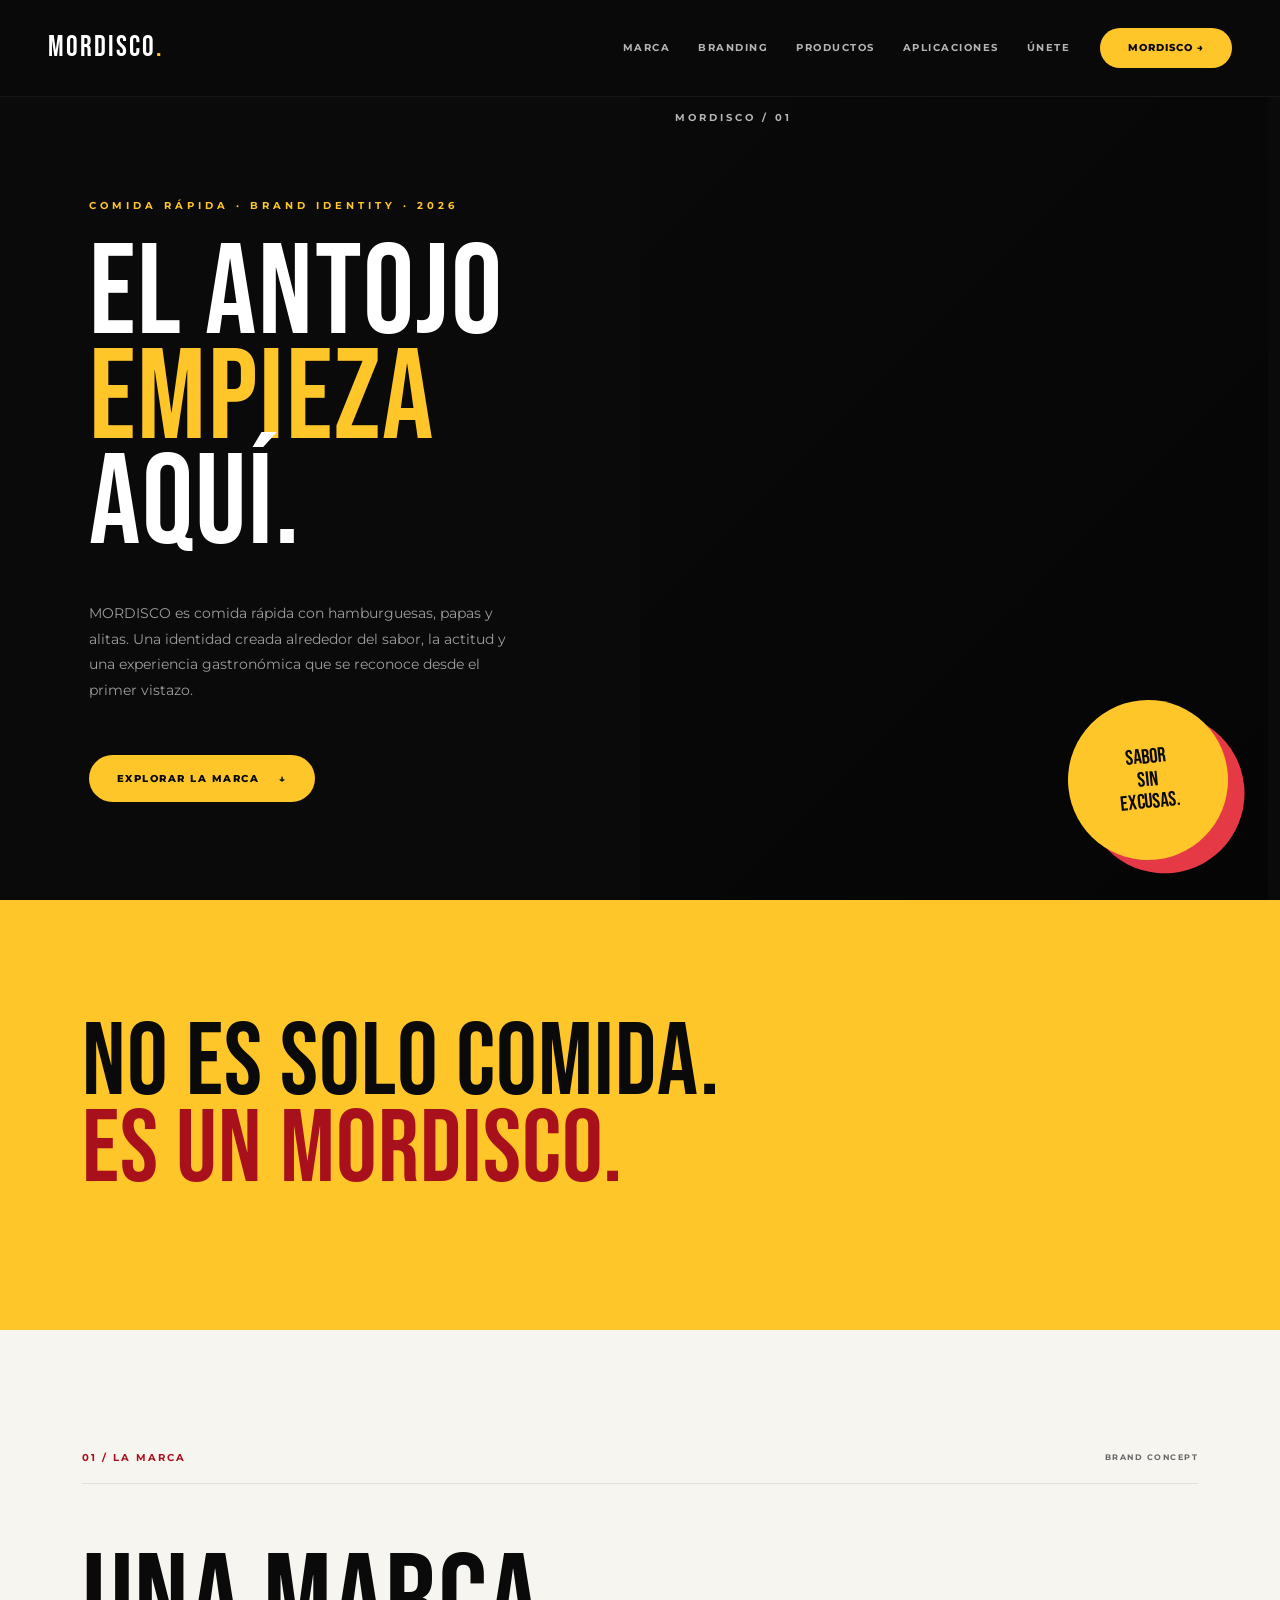
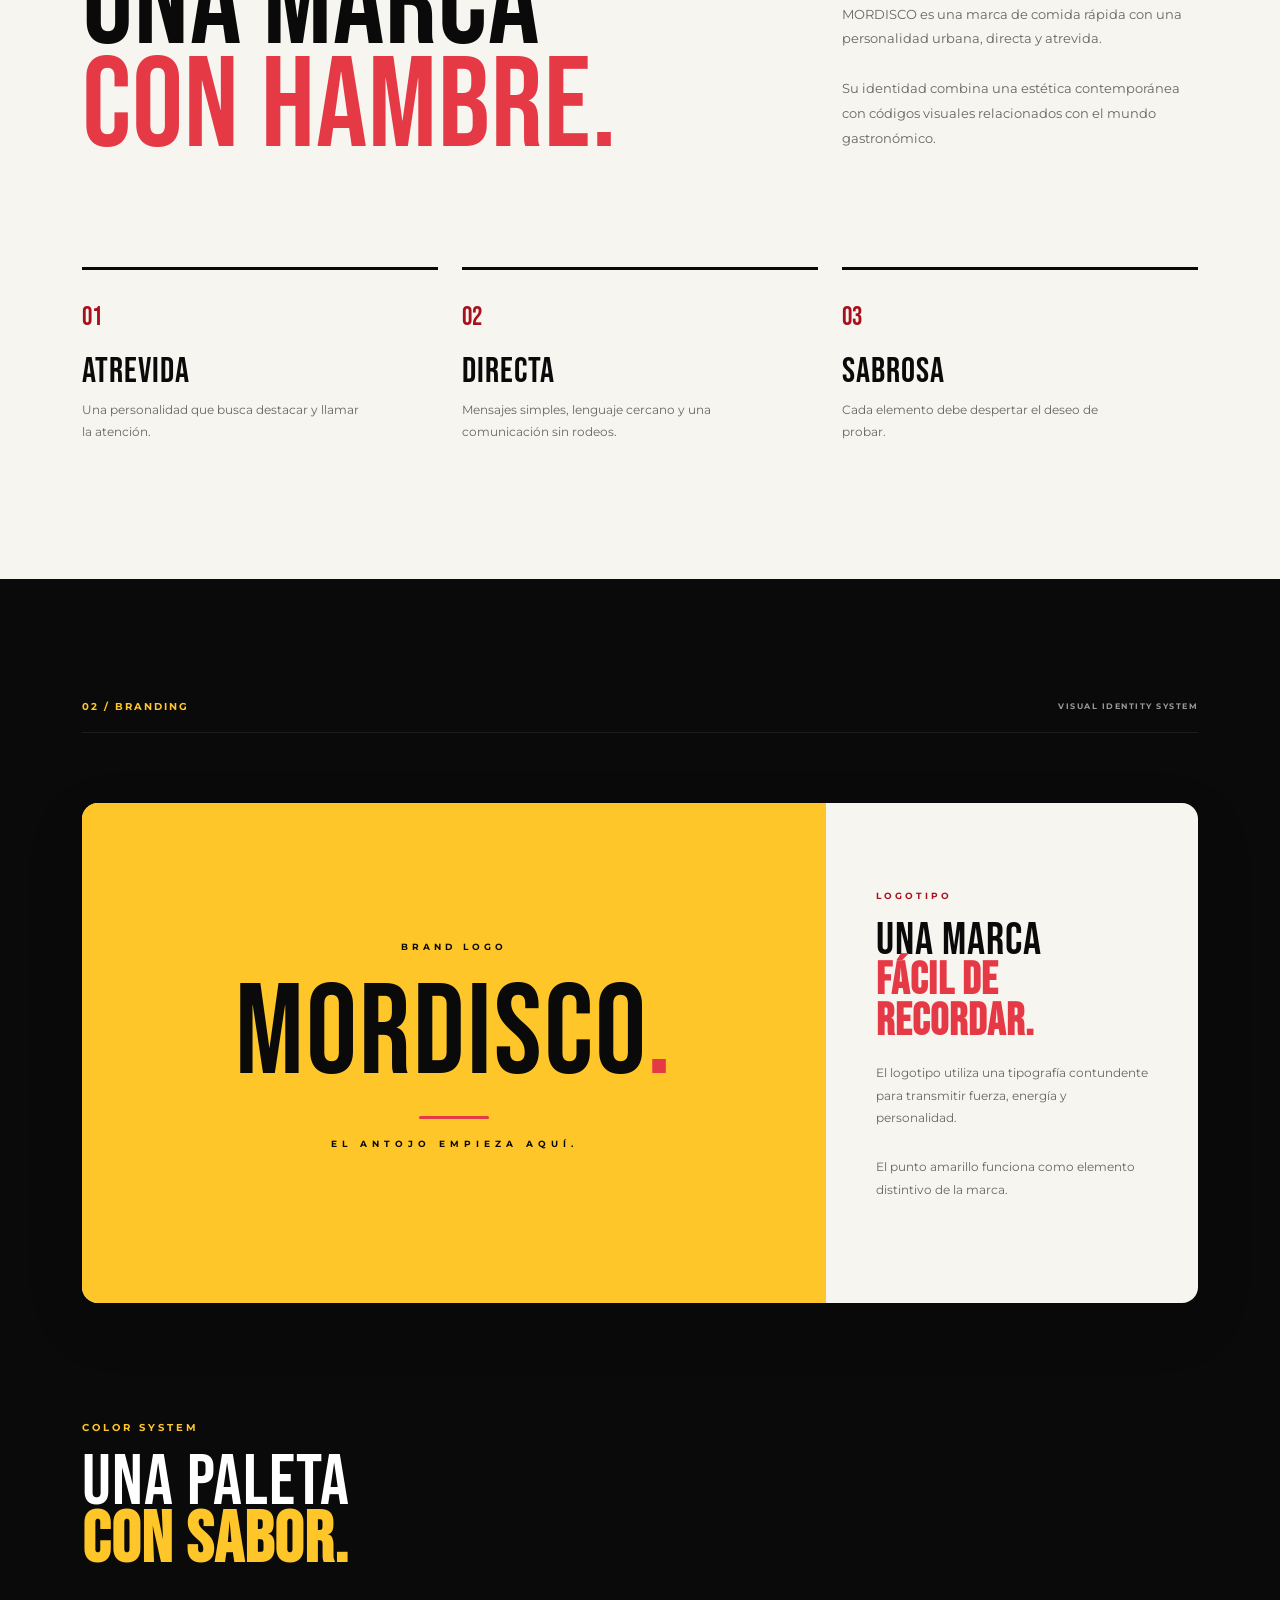
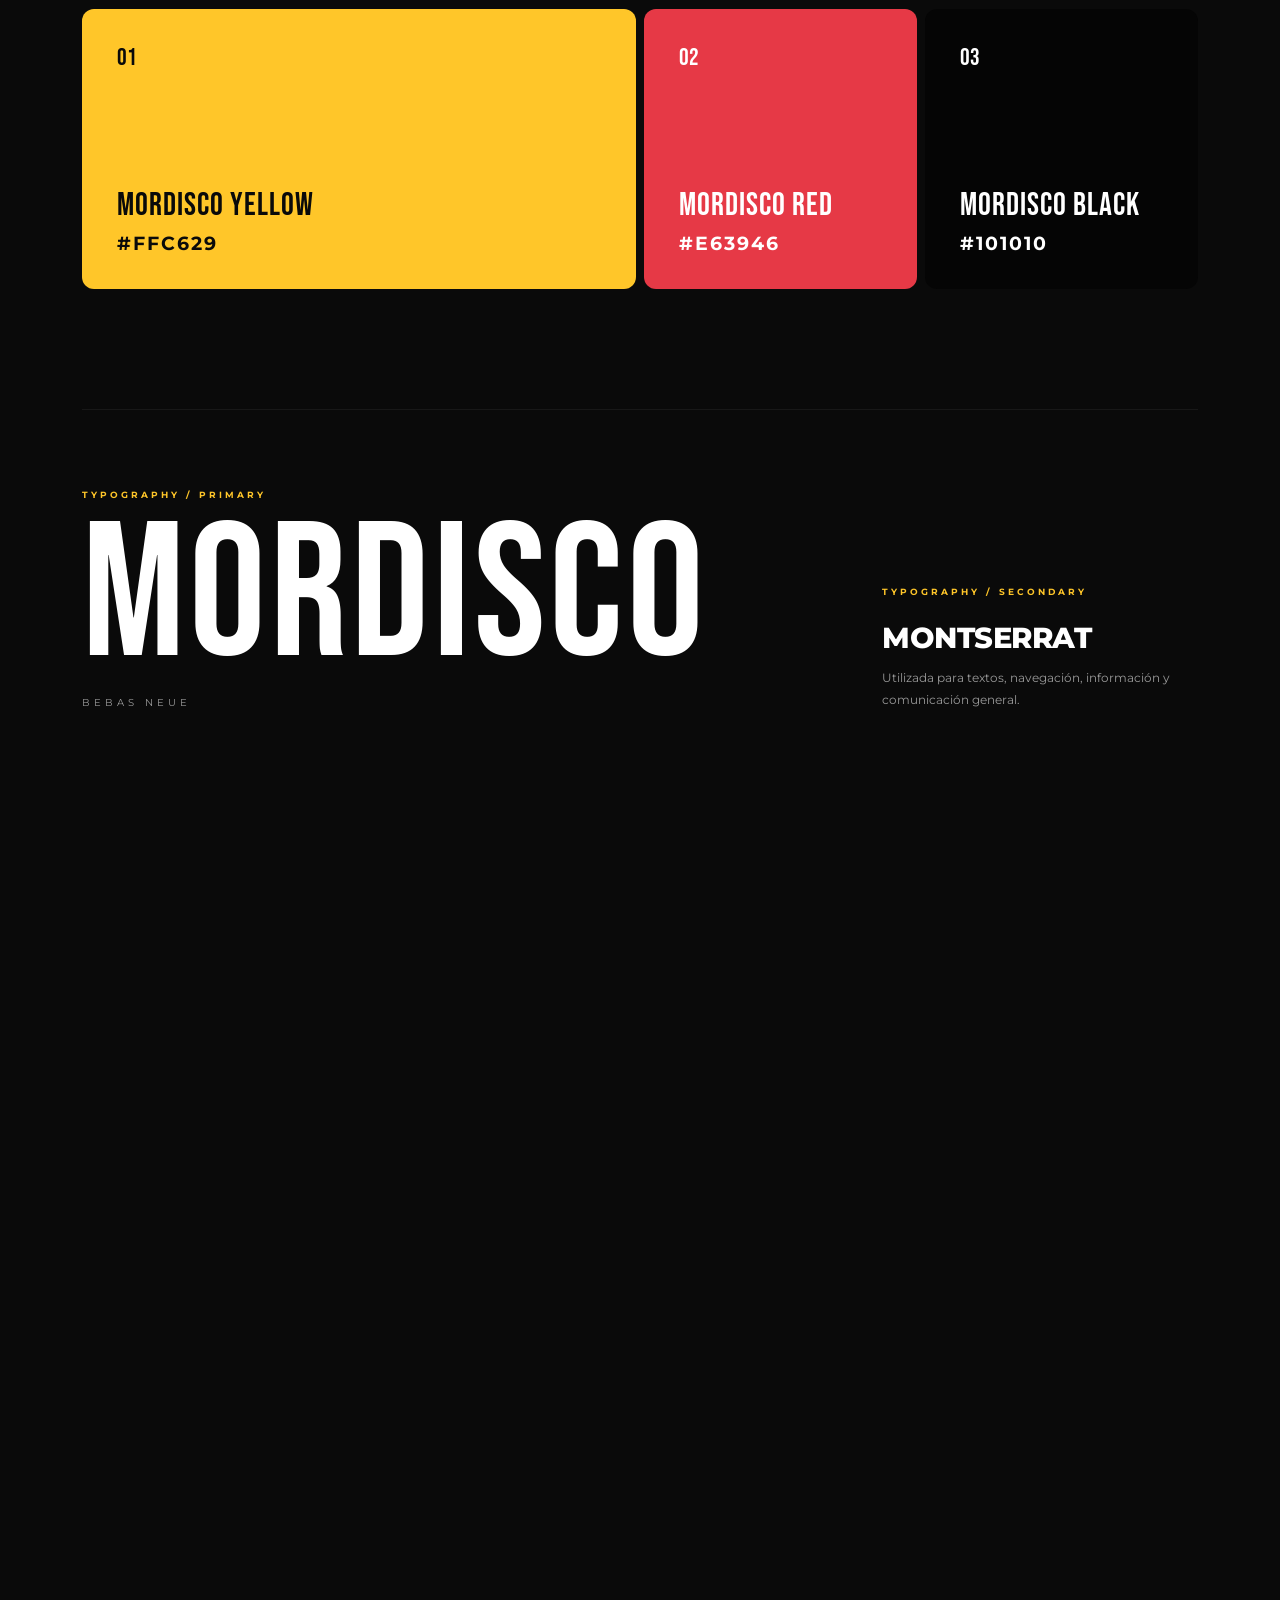
<file: index.html>
<!DOCTYPE html>
<html lang="es">
<head>
    <meta charset="UTF-8">
    <meta name="viewport" content="width=device-width, initial-scale=1.0">

    <title>MORDISCO | Comida rápida urbana: hamburguesas, papas y alitas</title>
    <meta name="description" content="MORDISCO es comida rápida con sabor sin excusas: hamburguesas, papas, alitas y refrescos. Únete al club y recibe 20% off + papas gratis en tu primera orden.">
    <meta name="robots" content="index, follow">
    <link rel="canonical" href="https://mordisco2026.netlify.app/">
    <link rel="icon" href="data:image/svg+xml,<svg xmlns='http://www.w3.org/2000/svg' viewBox='0 0 100 100'><rect width='100' height='100' rx='20' fill='%23101010'/><text x='50' y='72' font-size='70' text-anchor='middle' fill='%23FFC629' font-family='Arial' font-weight='bold'>M</text></svg>">
    <meta name="theme-color" content="#0a0a0a">

    <!-- Open Graph / Redes sociales -->
    <meta property="og:type" content="website">
    <meta property="og:site_name" content="MORDISCO">
    <meta property="og:locale" content="es_CO">
    <meta property="og:title" content="MORDISCO | Comida rápida con actitud">
    <meta property="og:description" content="El antojo empieza aquí. Hamburguesas, papas y alitas. Únete al club y recibe 20% off + papas gratis.">
    <meta property="og:url" content="https://mordisco2026.netlify.app/">
    <meta property="og:image" content="https://images.unsplash.com/photo-1568901346375-23c9450c58cd?auto=format&fit=crop&w=1200&q=70">
    <meta property="og:image:alt" content="Hamburguesa clásica de MORDISCO">
    <meta name="twitter:card" content="summary_large_image">
    <meta name="twitter:title" content="MORDISCO | Comida rápida con actitud">
    <meta name="twitter:description" content="El antojo empieza aquí. Hamburguesas, papas y alitas. Únete al club y recibe 20% off + papas gratis.">
    <meta name="twitter:image" content="https://images.unsplash.com/photo-1568901346375-23c9450c58cd?auto=format&fit=crop&w=1200&q=70">

    <!-- Datos estructurados -->
    <script type="application/ld+json">
    {
      "@context": "https://schema.org",
      "@graph": [
        {
          "@type": "Restaurant",
          "@id": "https://mordisco2026.netlify.app/#marca",
          "name": "MORDISCO",
          "description": "Marca de comida rápida con personalidad urbana: hamburguesas, papas, alitas y refrescos.",
          "url": "https://mordisco2026.netlify.app/",
          "image": "https://images.unsplash.com/photo-1568901346375-23c9450c58cd?auto=format&fit=crop&w=1200&q=70",
          "servesCuisine": ["Comida rápida", "Hamburguesas", "Alitas"],
          "slogan": "El antojo empieza aquí."
        },
        {
          "@type": "FAQPage",
          "mainEntity": [
            {
              "@type": "Question",
              "name": "¿Qué es MORDISCO?",
              "acceptedAnswer": {
                "@type": "Answer",
                "text": "MORDISCO es una marca de comida rápida con personalidad urbana que ofrece hamburguesas, papas, alitas y refrescos."
              }
            },
            {
              "@type": "Question",
              "name": "¿Qué productos tiene MORDISCO?",
              "acceptedAnswer": {
                "@type": "Answer",
                "text": "El menú incluye La Clásica, papas crujientes, alitas de sabor intenso y refrescos."
              }
            },
            {
              "@type": "Question",
              "name": "¿Cómo funciona el Club MORDISCO?",
              "acceptedAnswer": {
                "@type": "Answer",
                "text": "Dejas tu correo y recibes 20% de descuento y papas gratis en tu primera orden, además de promos y lanzamientos anticipados."
              }
            }
          ]
        }
      ]
    }
    </script>

   

    <!-- Fuentes (sin bloquear el render) -->
    <link rel="preconnect" href="https://fonts.googleapis.com">
    <link rel="preconnect" href="https://fonts.gstatic.com" crossorigin>
    <link rel="preload" as="style"
        href="https://fonts.googleapis.com/css2?family=Bebas+Neue&family=Montserrat:wght@400;500;700;800&display=swap"
        onload="this.onload=null;this.rel='stylesheet'">
    <noscript>
        <link rel="stylesheet" href="https://fonts.googleapis.com/css2?family=Bebas+Neue&family=Montserrat:wght@400;500;700;800&display=swap">
    </noscript>

    <!-- Bootstrap (sin bloquear el render) -->
    <link rel="preload" as="style"
        href="https://cdn.jsdelivr.net/npm/bootstrap@5.3.8/dist/css/bootstrap.min.css"
        onload="this.onload=null;this.rel='stylesheet'">
    <noscript>
        <link rel="stylesheet" href="https://cdn.jsdelivr.net/npm/bootstrap@5.3.8/dist/css/bootstrap.min.css">
    </noscript>

    <link rel="stylesheet" href="styles.css">
</head>

<body>

<!-- LOADER -->
<div class="loader" aria-hidden="true">
    <div class="loader-brand">MORDISCO<span>.</span></div>
</div>

<!-- NAVBAR -->
<nav class="navbar navbar-expand-lg navbar-mordisco" aria-label="Navegación principal">
    <div class="container-fluid px-lg-5">

        <a class="navbar-brand" href="#inicio">MORDISCO<span>.</span></a>

        <button class="navbar-toggler" type="button"
            data-bs-toggle="collapse" data-bs-target="#mainMenu"
            aria-controls="mainMenu" aria-expanded="false" aria-label="Abrir menú">
            <span></span>
            <span></span>
        </button>

        <div class="collapse navbar-collapse" id="mainMenu">
            <ul class="navbar-nav ms-auto align-items-lg-center">
                <li class="nav-item"><a class="nav-link" href="#marca">Marca</a></li>
                <li class="nav-item"><a class="nav-link" href="#branding">Branding</a></li>
                <li class="nav-item"><a class="nav-link" href="#productos">Productos</a></li>
                <li class="nav-item"><a class="nav-link" href="#aplicaciones">Aplicaciones</a></li>
                <li class="nav-item"><a class="nav-link" href="#registro">Únete</a></li>
                <li class="nav-item"><a class="nav-button" href="#registro">MORDISCO →</a></li>
            </ul>
        </div>

    </div>
</nav>

<main id="contenido">

<!-- HERO -->
<section id="inicio" class="hero">
    <div class="container-fluid">
        <div class="row g-0">

            <div class="col-lg-6 hero-content">

                <div class="eyebrow">COMIDA RÁPIDA · BRAND IDENTITY · 2026</div>

                <h1 class="hero-title">
                    EL ANTOJO
                    <br>
                    <span>EMPIEZA</span>
                    <br>
                    AQUÍ.
                    <span class="visually-hidden">MORDISCO, comida rápida con hamburguesas, papas y alitas</span>
                </h1>

                <p class="hero-copy">
                    MORDISCO es comida rápida con hamburguesas, papas y alitas.
                    Una identidad creada alrededor del sabor, la actitud y una
                    experiencia gastronómica que se reconoce desde el primer vistazo.
                </p>

                <a href="#marca" class="main-button">
                    EXPLORAR LA MARCA
                    <span>↓</span>
                </a>

            </div>

            <div class="col-lg-6 hero-photo" role="img" aria-label="Hamburguesa clásica de MORDISCO">
                <div class="photo-label">MORDISCO / 01</div>
                <div class="hero-round">
                    SABOR
                    <br>
                    SIN
                    <br>
                    EXCUSAS.
                </div>
            </div>

        </div>
    </div>
</section>

<!-- STATEMENT -->
<section class="statement">
    <div class="container">
        <div class="row">
            <div class="col-lg-11">
                <p class="statement-title reveal">
                    NO ES SOLO COMIDA.
                    <span>ES UN MORDISCO.</span>
                </p>
            </div>
        </div>
    </div>
</section>

<!-- LA MARCA -->
<section id="marca" class="brand-section">
    <div class="container">

        <div class="section-header reveal">
            <span>01 / LA MARCA</span>
            <small>BRAND CONCEPT</small>
        </div>

        <div class="row align-items-end">
            <div class="col-lg-8">
                <h2 class="massive-title reveal">
                    UNA MARCA
                    <br>
                    <span>CON HAMBRE.</span>
                </h2>
            </div>
            <div class="col-lg-4">
                <p class="body-text reveal">
                    MORDISCO es una marca de comida rápida con una personalidad urbana,
                    directa y atrevida.
                    <br><br>
                    Su identidad combina una estética contemporánea con códigos visuales
                    relacionados con el mundo gastronómico.
                </p>
            </div>
        </div>

        <div class="row values-row">

            <div class="col-md-4 reveal">
                <div class="value-box">
                    <span>01</span>
                    <h3>ATREVIDA</h3>
                    <p>Una personalidad que busca destacar y llamar la atención.</p>
                </div>
            </div>

            <div class="col-md-4 reveal">
                <div class="value-box">
                    <span>02</span>
                    <h3>DIRECTA</h3>
                    <p>Mensajes simples, lenguaje cercano y una comunicación sin rodeos.</p>
                </div>
            </div>

            <div class="col-md-4 reveal">
                <div class="value-box">
                    <span>03</span>
                    <h3>SABROSA</h3>
                    <p>Cada elemento debe despertar el deseo de probar.</p>
                </div>
            </div>

        </div>

    </div>
</section>

<!-- BRANDING -->
<section id="branding" class="branding-section">
    <div class="container">

        <div class="section-header dark reveal">
            <span>02 / BRANDING</span>
            <small>VISUAL IDENTITY SYSTEM</small>
        </div>

        <h2 class="visually-hidden">Identidad visual de MORDISCO: logotipo, colores y tipografía</h2>

        <div class="row g-0 branding-grid">

            <div class="col-lg-8">
                <div class="branding-logo">
                    <div class="logo-small">BRAND LOGO</div>
                    <div class="logo-big">MORDISCO<span>.</span></div>
                    <div class="logo-line"></div>
                    <p>EL ANTOJO EMPIEZA AQUÍ.</p>
                </div>
            </div>

            <div class="col-lg-4">
                <div class="branding-info">
                    <span>LOGOTIPO</span>
                    <h3>
                        UNA MARCA
                        <br>
                        <strong>FÁCIL DE RECORDAR.</strong>
                    </h3>
                    <p>
                        El logotipo utiliza una tipografía contundente para transmitir
                        fuerza, energía y personalidad.
                    </p>
                    <p>
                        El punto amarillo funciona como elemento distintivo de la marca.
                    </p>
                </div>
            </div>

        </div>

        <!-- PALETA -->
        <div class="palette-title reveal">
            <span>COLOR SYSTEM</span>
            <h2>
                UNA PALETA
                <br>
                <strong>CON SABOR.</strong>
            </h2>
        </div>

        <div class="row g-2 palette">

            <div class="col-lg-6 reveal">
                <div class="color-card color-yellow">
                    <span>01</span>
                    <div>
                        <h3>MORDISCO YELLOW</h3>
                        <strong>#FFC629</strong>
                    </div>
                </div>
            </div>

            <div class="col-lg-3 reveal">
                <div class="color-card color-red">
                    <span>02</span>
                    <div>
                        <h3>MORDISCO RED</h3>
                        <strong>#E63946</strong>
                    </div>
                </div>
            </div>

            <div class="col-lg-3 reveal">
                <div class="color-card color-black">
                    <span>03</span>
                    <div>
                        <h3>MORDISCO BLACK</h3>
                        <strong>#101010</strong>
                    </div>
                </div>
            </div>

        </div>

        <!-- TIPOGRAFÍA -->
        <div class="typography-brand">
            <div class="row align-items-end">

                <div class="col-lg-8">
                    <span class="mini-label">TYPOGRAPHY / PRIMARY</span>
                    <div class="type-big">MORDISCO</div>
                    <p class="type-font">BEBAS NEUE</p>
                </div>

                <div class="col-lg-4">
                    <div class="secondary-type">
                        <span>TYPOGRAPHY / SECONDARY</span>
                        <h3>MONTSERRAT</h3>
                        <p>Utilizada para textos, navegación, información y comunicación general.</p>
                    </div>
                </div>

            </div>
        </div>

    </div>
</section>

<!-- PRODUCTOS -->
<section id="productos" class="products-section">
    <div class="container">

        <div class="section-header light reveal">
            <span>03 / PRODUCTOS</span>
            <small>FOOD EXPERIENCE</small>
        </div>

        <div class="row align-items-end product-intro">
            <div class="col-lg-8">
                <h2 class="products-title reveal">
                    EL SABOR
                    <br>
                    <span>HABLA SOLO.</span>
                </h2>
            </div>
            <div class="col-lg-4">
                <p class="product-copy reveal">
                    Una selección visual que representa la personalidad gastronómica
                    de MORDISCO: hamburguesas, papas, alitas y refrescos.
                </p>
            </div>
        </div>

        <div class="row g-3">

            <div class="col-md-6 col-lg-3 reveal">
                <article class="product-card">
                    <div class="product-photo burger-photo" role="img" aria-label="Hamburguesa La Clásica de MORDISCO">
                        <span>01</span>
                    </div>
                    <div class="product-content">
                        <small>MORDISCO ORIGINAL</small>
                        <h3>LA CLÁSICA</h3>
                        <p>El sabor que representa la esencia de la marca.</p>
                    </div>
                </article>
            </div>

            <div class="col-md-6 col-lg-3 reveal">
                <article class="product-card">
                    <div class="product-photo fries-photo" role="img" aria-label="Papas fritas crujientes y doradas">
                        <span>02</span>
                    </div>
                    <div class="product-content">
                        <small>SIDE</small>
                        <h3>PAPAS</h3>
                        <p>Crujientes, doradas y listas para compartir.</p>
                    </div>
                </article>
            </div>

            <div class="col-md-6 col-lg-3 reveal">
                <article class="product-card">
                    <div class="product-photo wings-photo" role="img" aria-label="Alitas de pollo de sabor intenso">
                        <span>03</span>
                    </div>
                    <div class="product-content">
                        <small>SPECIAL</small>
                        <h3>ALITAS</h3>
                        <p>Sabor intenso para los verdaderos antojos.</p>
                    </div>
                </article>
            </div>

            <div class="col-md-6 col-lg-3 reveal">
                <article class="product-card">
                    <div class="product-photo drink-photo" role="img" aria-label="Refresco para acompañar la comida">
                        <span>04</span>
                    </div>
                    <div class="product-content">
                        <small>DRINK</small>
                        <h3>REFRESCO</h3>
                        <p>El complemento perfecto para cualquier mordisco.</p>
                    </div>
                </article>
            </div>

        </div>

    </div>
</section>

<!-- FOTOGRAFÍA -->
<section class="photography-section">
    <div class="container-fluid p-0">
        <div class="photo-banner reveal" role="img" aria-label="Fotografía de comida rápida con alto contraste">
            <div class="photo-banner-content">
                <span>04 / PHOTOGRAPHY</span>
                <h2>
                    EL SABOR
                    <br>
                    <strong>SE VE.</strong>
                </h2>
                <p>Fotografía directa, apetecible y con alto contraste.</p>
            </div>
        </div>
    </div>
</section>

<!-- APLICACIONES -->
<section id="aplicaciones" class="applications-section">
    <div class="container">

        <div class="section-header reveal">
            <span>05 / APLICACIONES</span>
            <small>BRAND IN ACTION</small>
        </div>

        <h2 class="applications-title reveal">
            LA IDENTIDAD
            <br>
            <span>EN ACCIÓN.</span>
        </h2>

        <div class="row g-3">

            <div class="col-lg-6 reveal">
                <div class="application packaging">
                    <div class="pack-box">
                        <div>MORDISCO<span>.</span></div>
                        <small>BURGER CLUB</small>
                    </div>
                    <label>PACKAGING</label>
                </div>
            </div>

            <div class="col-lg-6 reveal">
                <div class="application cup">
                    <div class="cup-brand">MORDISCO<span>.</span></div>
                    <label>BEBIDAS</label>
                </div>
            </div>

            <div class="col-lg-4 reveal">
                <div class="application social">
                    <div>@MORDISCO.CO</div>
                    <label>SOCIAL MEDIA</label>
                </div>
            </div>

            <div class="col-lg-8 reveal">
                <div class="application poster">
                    <div>
                        <small>HOY ES BUEN DÍA</small>
                        <h3>
                            PARA UN
                            <br>
                            MORDISCO.
                        </h3>
                    </div>
                    <label>ADVERTISING</label>
                </div>
            </div>

        </div>

    </div>
</section>

<!-- REGISTRO / CLUB MORDISCO -->
<section id="registro" class="register-section">
    <div class="container">

        <div class="section-header dark reveal">
            <span>06 / ÚNETE AL CLUB</span>
            <small>MORDISCO INSIDERS</small>
        </div>

        <div class="row align-items-center">

            <div class="col-lg-6">
                <h2 class="register-title reveal">
                    EL ANTOJO
                    <br>
                    <span>EMPIEZA AQUÍ.</span>
                </h2>
                <p class="register-copy reveal">
                    Únete al club y recibe
                    <strong>20% OFF + papas gratis</strong>
                    en tu primera orden. Promos secretas, lanzamientos anticipados
                    y mordiscos que no publicamos en ningún otro lado.
                </p>
            </div>

            <div class="col-lg-6">
                <form id="formRegistro" class="register-form reveal" novalidate>

                    <label for="email">Tu correo</label>

                    <input
                        type="email"
                        id="email"
                        name="user_email"
                        placeholder="tucorreo@ejemplo.com"
                        required
                        autocomplete="email"
                    >

                    <button type="submit" id="btnRegistro">DARME UN MORDISCO →</button>

                    <p id="formMensaje" class="form-mensaje" role="status" aria-live="polite"></p>

                    <small class="form-legal">
                        Sin spam. Solo antojos. Puedes salirte cuando quieras.
                    </small>

                </form>
            </div>

        </div>

    </div>
</section>

<!-- BRAND GUIDELINES -->
<section class="guidelines-section">
    <div class="container">

        <div class="section-header reveal">
            <span>07 / BRAND GUIDELINES</span>
            <small>USAGE</small>
        </div>

        <h2 class="visually-hidden">Guía de uso de la marca MORDISCO</h2>

        <div class="row g-3">

            <div class="col-lg-6 reveal">
                <div class="guideline correct">
                    <span class="guideline-number">01</span>
                    <h3>USOS CORRECTOS</h3>
                    <ul>
                        <li>Mantener las proporciones.</li>
                        <li>Utilizar la paleta oficial.</li>
                        <li>Mantener suficiente espacio.</li>
                        <li>Respetar la legibilidad.</li>
                    </ul>
                </div>
            </div>

            <div class="col-lg-6 reveal">
                <div class="guideline incorrect">
                    <span class="guideline-number">02</span>
                    <h3>USOS INCORRECTOS</h3>
                    <ul>
                        <li>No deformar el logotipo.</li>
                        <li>No cambiar sus colores.</li>
                        <li>No agregar efectos innecesarios.</li>
                        <li>No utilizar fondos ilegibles.</li>
                    </ul>
                </div>
            </div>

        </div>

    </div>
</section>

<!-- PREGUNTAS FRECUENTES -->
<section id="preguntas" class="brand-section faq">
    <div class="container">

        <div class="section-header reveal">
            <span>08 / PREGUNTAS</span>
            <small>FAQ</small>
        </div>

        <h2 class="massive-title faq-title reveal">
            PREGUNTAS
            <br>
            <span>FRECUENTES.</span>
        </h2>

        <div class="row g-4 mt-4">

            <div class="col-md-6 reveal">
                <h3>¿Qué es MORDISCO?</h3>
                <p class="body-text">
                    MORDISCO es una marca de comida rápida con personalidad urbana que
                    ofrece hamburguesas, papas, alitas y refrescos, pensada para quienes
                    buscan sabor sin excusas.
                </p>
            </div>

            <div class="col-md-6 reveal">
                <h3>¿Qué productos tiene MORDISCO?</h3>
                <p class="body-text">
                    El menú incluye La Clásica, papas crujientes y doradas, alitas de
                    sabor intenso y refrescos para acompañar cualquier antojo.
                </p>
            </div>

            <div class="col-md-6 reveal">
                <h3>¿Cómo funciona el Club MORDISCO?</h3>
                <p class="body-text">
                    Solo dejas tu correo y recibes 20% de descuento y papas gratis en tu
                    primera orden, además de promos y lanzamientos anticipados.
                </p>
            </div>

            <div class="col-md-6 reveal">
                <h3>¿Dónde puedo seguir la marca?</h3>
                <p class="body-text">
                    Encuéntranos en redes como @mordisco.co para conocer promociones,
                    novedades y nuevos sabores.
                </p>
            </div>

        </div>

    </div>
</section>

<!-- FINAL -->
<section id="contacto" class="final-section">

    <div class="final-photo"></div>
    <div class="final-overlay"></div>

    <div class="container final-content">

        <span>MORDISCO.</span>

        <h2>
            EL ANTOJO
            <br>
            EMPIEZA AQUÍ.
        </h2>

        <a href="#inicio">VOLVER ARRIBA ↑</a>

    </div>

</section>

</main>

<!-- FOOTER -->
<footer>
    <div class="container">
        <div class="row align-items-center">

            <div class="col-md-4">
                <div class="footer-logo">MORDISCO<span>.</span></div>
            </div>

            <div class="col-md-4 text-md-center">
                <small>BRAND IDENTITY · 2026</small>
            </div>

            <div class="col-md-4 text-md-end">
                <small>EL ANTOJO EMPIEZA AQUÍ.</small>
            </div>

        </div>
    </div>
</footer>

<!-- Scripts (con defer: se ejecutan en este orden) -->
<script src="https://cdn.jsdelivr.net/npm/bootstrap@5.3.8/dist/js/bootstrap.bundle.min.js" defer></script>

<script src="script.js" defer></script>

</body>
</html>
</file>
<file: styles.css>
:root {
    --black: #0a0a0a;
    --black-light: #1a1a1a;
    --yellow: #ffc629;
    --yellow-dark: #e6b000;
    --red: #e63946;
    --cream: #f7f5f0;
    --white: #ffffff;
    --gray-100: #f0f0f0;
    --gray-200: #e0e0e0;
    --gray-300: #c0c0c0;
    --gray-400: #999999;
    --gray-500: #666666;
    --gray-600: #444444;
    --gray-700: #2a2a2a;

    --font-primary: "Bebas Neue", sans-serif;
    --font-secondary: "Montserrat", sans-serif;

    --transition: 0.4s cubic-bezier(0.25, 0.46, 0.45, 0.94);
    --transition-smooth: 0.6s cubic-bezier(0.22, 1, 0.36, 1);

    --shadow-sm: 0 2px 20px rgba(0, 0, 0, 0.06);
    --shadow-md: 0 8px 40px rgba(0, 0, 0, 0.08);
    --shadow-lg: 0 20px 60px rgba(0, 0, 0, 0.12);
}

* {
    margin: 0;
    padding: 0;
    box-sizing: border-box;
}

html {
    scroll-behavior: smooth;
}

body {
    background: var(--cream);
    color: var(--black);
    font-family: var(--font-secondary);
    font-weight: 400;
    line-height: 1.6;
    -webkit-font-smoothing: antialiased;
    overflow-x: hidden;
}

a {
    text-decoration: none;
    color: inherit;
}

img {
    max-width: 100%;
    display: block;
}

/* =====================================================
   LOADER
===================================================== */

.loader {
    position: fixed;
    inset: 0;
    z-index: 9999;
    background: var(--black);
    display: flex;
    align-items: center;
    justify-content: center;
    animation: loaderHide 1s ease 1.5s forwards;
}

.loader-brand {
    color: var(--white);
    font-family: var(--font-primary);
    font-size: 4.5rem;
    letter-spacing: 4px;
    animation: loaderScale 0.8s ease forwards;
}

.loader-brand span {
    color: var(--yellow);
}

@keyframes loaderScale {
    from { opacity: 0; transform: scale(0.85); }
    to { opacity: 1; transform: scale(1); }
}

@keyframes loaderHide {
    to { opacity: 0; visibility: hidden; pointer-events: none; }
}

/* =====================================================
   NAVBAR
===================================================== */

.navbar-mordisco {
    position: fixed;
    top: 0;
    width: 100%;
    z-index: 1000;
    padding: 18px 0;
    background: rgba(10, 10, 10, 0.92);
    backdrop-filter: blur(20px);
    -webkit-backdrop-filter: blur(20px);
    border-bottom: 1px solid rgba(255, 255, 255, 0.06);
    transition: var(--transition);
}

.navbar-mordisco.scrolled {
    padding: 12px 0;
    background: rgba(10, 10, 10, 0.97);
}

.navbar-brand {
    font-family: var(--font-primary);
    font-size: 1.8rem;
    color: var(--white) !important;
    letter-spacing: 2px;
    transition: var(--transition);
}

.navbar-brand span {
    color: var(--yellow);
}

.navbar-brand:hover {
    color: var(--yellow) !important;
}

.nav-link {
    color: rgba(255, 255, 255, 0.7) !important;
    text-transform: uppercase;
    font-size: 0.6rem;
    font-weight: 700;
    letter-spacing: 1.5px;
    margin-left: 28px;
    padding: 8px 0 !important;
    position: relative;
    transition: var(--transition);
}

.nav-link::after {
    content: "";
    position: absolute;
    bottom: 0;
    left: 0;
    width: 0;
    height: 2px;
    background: var(--yellow);
    transition: var(--transition);
}

.nav-link:hover {
    color: var(--white) !important;
}

.nav-link:hover::after {
    width: 100%;
}

.nav-button {
    display: inline-block;
    background: var(--yellow);
    color: var(--black);
    padding: 12px 28px;
    border-radius: 50px;
    margin-left: 30px;
    font-size: 0.6rem;
    font-weight: 800;
    letter-spacing: 1px;
    text-transform: uppercase;
    transition: var(--transition);
    border: none;
}

.nav-button:hover {
    background: var(--red);
    color: var(--white);
    transform: translateY(-2px);
    box-shadow: 0 8px 25px rgba(230, 57, 70, 0.3);
}

.navbar-toggler {
    border: none;
    padding: 8px;
}

.navbar-toggler:focus {
    box-shadow: none;
}

.navbar-toggler span {
    display: block;
    width: 26px;
    height: 2px;
    margin: 5px 0;
    background: var(--white);
    transition: var(--transition);
    border-radius: 2px;
}

.navbar-toggler[aria-expanded="true"] span:nth-child(1) {
    transform: rotate(45deg) translate(5px, 5px);
}

.navbar-toggler[aria-expanded="true"] span:nth-child(2) {
    opacity: 0;
}

/* =====================================================
   HERO
===================================================== */

.hero {
    min-height: 100vh;
    padding-top: 80px;
    background: var(--black);
    color: var(--white);
    overflow: hidden;
    position: relative;
}

.hero-content {
    min-height: calc(100vh - 80px);
    padding: 80px 6vw 60px;
    display: flex;
    justify-content: center;
    flex-direction: column;
    position: relative;
    z-index: 2;
}

.eyebrow {
    color: var(--yellow);
    font-size: 0.6rem;
    font-weight: 700;
    letter-spacing: 4px;
    text-transform: uppercase;
    margin-bottom: 30px;
    opacity: 0.8;
}

.hero-title {
    font-family: var(--font-primary);
    font-size: clamp(4.5rem, 10vw, 9rem);
    line-height: 0.82;
    letter-spacing: 2px;
}

.hero-title span {
    color: var(--yellow);
    display: inline-block;
}

.hero-copy {
    max-width: 440px;
    margin-top: 35px;
    color: rgba(255, 255, 255, 0.6);
    font-size: 0.85rem;
    line-height: 1.9;
    font-weight: 400;
}

.main-button {
    display: inline-flex;
    align-items: center;
    gap: 20px;
    width: fit-content;
    margin-top: 35px;
    padding: 16px 28px;
    border-radius: 50px;
    background: var(--yellow);
    color: var(--black);
    font-size: 0.6rem;
    font-weight: 800;
    letter-spacing: 1.5px;
    text-transform: uppercase;
    transition: var(--transition);
    border: none;
    cursor: pointer;
}

.main-button span {
    transition: var(--transition);
    display: inline-block;
}

.main-button:hover {
    background: var(--red);
    color: var(--white);
    transform: translateY(-3px);
    box-shadow: 0 12px 35px rgba(230, 57, 70, 0.3);
}

.main-button:hover span {
    transform: translateX(6px);
}

.hero-photo {
    min-height: calc(100vh - 80px);
    position: relative;
    background-image: url("https://images.unsplash.com/photo-1568901346375-23c9450c58cd?auto=format&fit=crop&w=1400&q=90");
    background-size: cover;
    background-position: center;
    overflow: hidden;
}

.hero-photo::after {
    content: "";
    position: absolute;
    inset: 0;
    background: linear-gradient(135deg, rgba(0, 0, 0, 0.1), rgba(0, 0, 0, 0.5));
}

.photo-label {
    position: absolute;
    top: 30px;
    left: 35px;
    z-index: 2;
    color: rgba(255, 255, 255, 0.7);
    font-size: 0.6rem;
    font-weight: 700;
    letter-spacing: 3px;
}

.hero-round {
    position: absolute;
    z-index: 3;
    right: 40px;
    bottom: 40px;
    width: 160px;
    height: 160px;
    border-radius: 50%;
    background: var(--yellow);
    color: var(--black);
    display: flex;
    align-items: center;
    justify-content: center;
    flex-direction: column;
    text-align: center;
    font-family: var(--font-primary);
    font-size: 1.3rem;
    line-height: 1.1;
    transform: rotate(-6deg);
    box-shadow: 15px 15px 0 var(--red);
    animation: roundFloat 4s ease-in-out infinite;
}

@keyframes roundFloat {
    0%, 100% { transform: rotate(-6deg) translateY(0); }
    50% { transform: rotate(-3deg) translateY(-12px); }
}

/* =====================================================
   STATEMENT
===================================================== */

.statement {
    padding: 120px 0;
    background: var(--yellow);
}

.statement-title {
    font-family: var(--font-primary);
    font-size: clamp(3.5rem, 8vw, 7.5rem);
    line-height: 0.85;
    letter-spacing: 1px;
}

.statement-title span {
    color: var(--red);
    display: block;
}

/* =====================================================
   SECCIONES - Generales
===================================================== */

.brand-section,
.guidelines-section {
    padding: 120px 0;
    background: var(--cream);
}

.section-header {
    display: flex;
    justify-content: space-between;
    align-items: center;
    border-bottom: 1px solid var(--gray-200);
    padding-bottom: 18px;
    margin-bottom: 70px;
    font-size: 0.6rem;
    font-weight: 700;
    letter-spacing: 2px;
    text-transform: uppercase;
}

.section-header span { color: var(--red); }
.section-header small { color: var(--gray-400); letter-spacing: 1.5px; }

.section-header.dark {
    border-color: rgba(255, 255, 255, 0.08);
}
.section-header.dark span { color: var(--yellow); }
.section-header.dark small { color: var(--gray-400); }

.section-header.light {
    border-color: rgba(255, 255, 255, 0.08);
}
.section-header.light span { color: var(--yellow); }
.section-header.light small { color: var(--gray-400); }

/* =====================================================
   MARCA
===================================================== */

.massive-title {
    font-family: var(--font-primary);
    font-size: clamp(4.5rem, 10vw, 9rem);
    line-height: 0.8;
    letter-spacing: 1px;
}

.massive-title span { color: var(--red); }

.body-text {
    max-width: 390px;
    color: var(--gray-500);
    font-size: 0.82rem;
    line-height: 1.9;
}

.values-row { margin-top: 100px; }

.value-box {
    border-top: 3px solid var(--black);
    padding-top: 28px;
    transition: var(--transition);
}

.value-box:hover { transform: translateY(-4px); }

.value-box span {
    font-family: var(--font-primary);
    color: var(--red);
    font-size: 1.6rem;
    opacity: 0.6;
}

.value-box h3 {
    font-family: var(--font-primary);
    font-size: 2.2rem;
    margin: 12px 0 6px;
    letter-spacing: 1px;
}

.value-box p {
    max-width: 280px;
    color: var(--gray-400);
    font-size: 0.75rem;
    line-height: 1.8;
}

/* =====================================================
   BRANDING
===================================================== */

.branding-section {
    padding: 120px 0;
    background: var(--black);
    color: var(--white);
}

.branding-grid {
    background: var(--cream);
    color: var(--black);
    border-radius: 16px;
    overflow: hidden;
    box-shadow: var(--shadow-lg);
}

.branding-logo {
    min-height: 500px;
    background: var(--yellow);
    display: flex;
    flex-direction: column;
    align-items: center;
    justify-content: center;
    text-align: center;
    padding: 40px;
}

.logo-small {
    font-size: 0.55rem;
    font-weight: 700;
    letter-spacing: 4px;
    text-transform: uppercase;
    margin-bottom: 30px;
    opacity: 0.6;
}

.logo-big {
    font-family: var(--font-primary);
    font-size: clamp(5rem, 10vw, 9rem);
    line-height: 0.8;
    letter-spacing: 2px;
}

.logo-big span { color: var(--red); }

.logo-line {
    width: 70px;
    height: 3px;
    margin: 30px 0 18px;
    background: var(--red);
    border-radius: 2px;
}

.branding-logo p {
    font-size: 0.55rem;
    letter-spacing: 5px;
    font-weight: 700;
    text-transform: uppercase;
    opacity: 0.7;
}

.branding-info {
    height: 100%;
    padding: 60px 50px;
    display: flex;
    justify-content: center;
    flex-direction: column;
}

.branding-info > span {
    color: var(--red);
    font-size: 0.55rem;
    font-weight: 700;
    letter-spacing: 3px;
    text-transform: uppercase;
}

.branding-info h3 {
    font-family: var(--font-primary);
    font-size: 2.8rem;
    line-height: 0.9;
    margin: 18px 0 20px;
    letter-spacing: 1px;
}

.branding-info strong { color: var(--red); }

.branding-info p {
    color: var(--gray-500);
    font-size: 0.75rem;
    line-height: 1.9;
    max-width: 380px;
}

.branding-info p+p { margin-top: 10px; }

/* =====================================================
   PALETA
===================================================== */

.palette-title {
    margin-top: 110px;
    margin-bottom: 40px;
}

.palette-title span {
    color: var(--yellow);
    font-size: 0.6rem;
    font-weight: 700;
    letter-spacing: 3px;
    text-transform: uppercase;
}

.palette-title h2 {
    font-family: var(--font-primary);
    font-size: 4.5rem;
    line-height: 0.8;
    margin-top: 15px;
    letter-spacing: 1px;
}

.palette-title strong { color: var(--yellow); }

.color-card {
    min-height: 280px;
    padding: 30px 35px;
    display: flex;
    flex-direction: column;
    justify-content: space-between;
    border-radius: 12px;
    transition: var(--transition);
}

.color-card:hover {
    transform: translateY(-6px);
    box-shadow: var(--shadow-lg);
}

.color-card > span {
    font-family: var(--font-primary);
    font-size: 1.4rem;
    opacity: 0.4;
}

.color-card h3 {
    font-family: var(--font-primary);
    font-size: 2rem;
    line-height: 0.9;
    margin: 0;
    letter-spacing: 1px;
}

.color-card strong {
    display: block;
    margin-top: 8px;
    font-size: 0.65rem;
    letter-spacing: 2px;
    font-weight: 600;
}

.color-yellow { background: var(--yellow); color: var(--black); }
.color-red { background: var(--red); color: var(--white); }
.color-black { background: #050505; color: var(--white); }

/* =====================================================
   TIPOGRAFÍA
===================================================== */

.typography-brand {
    margin-top: 120px;
    padding-top: 70px;
    border-top: 1px solid rgba(255, 255, 255, 0.06);
}

.mini-label,
.secondary-type > span {
    color: var(--yellow);
    font-size: 0.55rem;
    font-weight: 700;
    letter-spacing: 3px;
    text-transform: uppercase;
}

.type-big {
    font-family: var(--font-primary);
    font-size: clamp(6rem, 15vw, 14rem);
    line-height: 0.7;
    margin-top: 25px;
    letter-spacing: 4px;
}

.type-font {
    font-size: 0.6rem;
    letter-spacing: 4px;
    margin-top: 30px;
    color: var(--gray-400);
    text-transform: uppercase;
}

.secondary-type { padding-left: 40px; }

.secondary-type h3 {
    font-family: var(--font-secondary);
    font-weight: 800;
    font-size: 1.8rem;
    margin: 18px 0 12px;
    letter-spacing: -0.5px;
}

.secondary-type p {
    max-width: 300px;
    color: var(--gray-400);
    font-size: 0.75rem;
    line-height: 1.8;
}

/* =====================================================
   PRODUCTOS
===================================================== */

.products-section {
    padding: 120px 0;
    background: var(--black);
    color: var(--white);
}

.products-title {
    font-family: var(--font-primary);
    font-size: clamp(4.5rem, 10vw, 9rem);
    line-height: 0.8;
    letter-spacing: 1px;
}

.products-title span { color: var(--yellow); }

.product-copy {
    max-width: 360px;
    color: var(--gray-400);
    font-size: 0.8rem;
    line-height: 1.9;
}

.product-intro { margin-bottom: 70px; }

.product-card {
    background: var(--black-light);
    border-radius: 14px;
    overflow: hidden;
    height: 100%;
    transition: var(--transition-smooth);
    border: 1px solid rgba(255, 255, 255, 0.04);
}

.product-card:hover {
    transform: translateY(-12px);
    border-color: rgba(255, 198, 41, 0.15);
    box-shadow: 0 20px 50px rgba(0, 0, 0, 0.4);
}

.product-photo {
    height: 320px;
    position: relative;
    background-size: cover;
    background-position: center;
    transition: transform 0.7s ease;
}

.product-card:hover .product-photo { transform: scale(1.04); }

.product-photo::after {
    content: "";
    position: absolute;
    inset: 0;
    background: linear-gradient(transparent 50%, rgba(0, 0, 0, 0.5));
}

.product-photo span {
    position: absolute;
    top: 20px;
    right: 22px;
    z-index: 2;
    font-family: var(--font-primary);
    font-size: 1.4rem;
    opacity: 0.5;
}

.burger-photo { background-image: url("https://images.unsplash.com/photo-1568901346375-23c9450c58cd?auto=format&fit=crop&w=900&q=85"); }
.fries-photo  { background-image: url("https://images.unsplash.com/photo-1573080496219-bb080dd4f877?auto=format&fit=crop&w=900&q=85"); }
.wings-photo  { background-image: url("https://images.unsplash.com/photo-1527477396000-e27163b481c2?auto=format&fit=crop&w=900&q=85"); }
.drink-photo  { background-image: url("https://images.unsplash.com/photo-1544145945-f90425340c7e?auto=format&fit=crop&w=900&q=85"); }

.product-content { padding: 24px 25px 28px; }

.product-content small {
    color: var(--yellow);
    font-size: 0.5rem;
    font-weight: 700;
    letter-spacing: 2.5px;
    text-transform: uppercase;
}

.product-content h3 {
    font-family: var(--font-primary);
    font-size: 2rem;
    margin: 6px 0 4px;
    letter-spacing: 0.5px;
}

.product-content p {
    color: var(--gray-400);
    font-size: 0.7rem;
    line-height: 1.7;
    margin: 0;
}

/* =====================================================
   FOTOGRAFÍA
===================================================== */

.photography-section { background: var(--black); }

.photo-banner {
    min-height: 700px;
    position: relative;
    background-image: url("https://images.unsplash.com/photo-1550547660-d9450f859349?auto=format&fit=crop&w=2000&q=90");
    background-size: cover;
    background-position: center;
    display: flex;
    align-items: center;
}

.photo-banner::after {
    content: "";
    position: absolute;
    inset: 0;
    background: linear-gradient(90deg, rgba(0, 0, 0, 0.8), rgba(0, 0, 0, 0.1));
}

.photo-banner-content {
    position: relative;
    z-index: 2;
    color: var(--white);
    padding-left: 8vw;
    max-width: 600px;
}

.photo-banner-content > span {
    color: var(--yellow);
    font-size: 0.6rem;
    font-weight: 700;
    letter-spacing: 3px;
    text-transform: uppercase;
}

.photo-banner-content h2 {
    font-family: var(--font-primary);
    font-size: clamp(4.5rem, 10vw, 9rem);
    line-height: 0.8;
    margin: 25px 0 20px;
    letter-spacing: 1px;
}

.photo-banner-content strong { color: var(--yellow); }

.photo-banner-content p {
    color: rgba(255, 255, 255, 0.7);
    max-width: 350px;
    font-size: 0.8rem;
    line-height: 1.9;
}

/* =====================================================
   APLICACIONES
===================================================== */

.applications-section {
    padding: 120px 0;
    background: var(--cream);
}

.applications-title {
    font-family: var(--font-primary);
    font-size: clamp(4.5rem, 10vw, 9rem);
    line-height: 0.8;
    margin-bottom: 70px;
    letter-spacing: 1px;
}

.applications-title span { color: var(--red); }

.application {
    min-height: 400px;
    position: relative;
    display: flex;
    align-items: center;
    justify-content: center;
    overflow: hidden;
    border-radius: 14px;
    transition: var(--transition-smooth);
    cursor: pointer;
}

.application:hover {
    transform: translateY(-6px);
    box-shadow: var(--shadow-md);
}

.application label {
    position: absolute;
    bottom: 22px;
    left: 28px;
    font-size: 0.55rem;
    font-weight: 700;
    letter-spacing: 2.5px;
    text-transform: uppercase;
    opacity: 0.6;
}

.packaging { background: var(--yellow); }

.pack-box {
    width: 200px;
    height: 260px;
    background: var(--black);
    color: var(--white);
    display: flex;
    align-items: center;
    justify-content: center;
    flex-direction: column;
    border-radius: 12px;
    box-shadow: 18px 18px 0 var(--red);
    transition: var(--transition-smooth);
}

.application:hover .pack-box {
    transform: rotate(-4deg) translateY(-8px);
}

.pack-box div {
    font-family: var(--font-primary);
    font-size: 2.2rem;
    letter-spacing: 2px;
}

.pack-box div span { color: var(--yellow); }

.pack-box small {
    color: var(--gray-400);
    margin-top: 8px;
    font-size: 0.5rem;
    letter-spacing: 2px;
    text-transform: uppercase;
}

.cup { background: var(--red); color: var(--white); }

.cup-brand {
    font-family: var(--font-primary);
    font-size: 5.5rem;
    transform: rotate(-6deg);
    letter-spacing: 3px;
}

.cup-brand span { color: var(--yellow); }

.social {
    min-height: 280px;
    background: var(--black);
    color: var(--yellow);
    font-family: var(--font-primary);
    font-size: 2.8rem;
    letter-spacing: 2px;
}

.poster {
    min-height: 280px;
    padding: 50px 55px;
    justify-content: flex-start;
    align-items: flex-start;
    background: linear-gradient(145deg, #1a1a1a, #0a0a0a);
    color: var(--white);
}

.poster small {
    color: var(--yellow);
    font-size: 0.55rem;
    letter-spacing: 2px;
    text-transform: uppercase;
}

.poster h3 {
    font-family: var(--font-primary);
    font-size: 3.5rem;
    line-height: 0.8;
    margin-top: 12px;
    letter-spacing: 1px;
}

/* =====================================================
   REGISTRO / CLUB MORDISCO
===================================================== */

.register-section {
    padding: 120px 0;
    background: var(--black);
    color: var(--white);
    position: relative;
    overflow: hidden;
}

.register-section::before {
    content: "";
    position: absolute;
    top: -100px;
    right: -100px;
    width: 500px;
    height: 500px;
    background: radial-gradient(circle, rgba(255, 198, 41, 0.08), transparent 70%);
    pointer-events: none;
}

.register-title {
    font-family: var(--font-primary);
    font-size: clamp(3.5rem, 8vw, 7rem);
    line-height: 0.85;
    letter-spacing: 1px;
}

.register-title span { color: var(--yellow); }

.register-copy {
    max-width: 480px;
    margin-top: 30px;
    color: var(--gray-400);
    font-size: 0.85rem;
    line-height: 1.9;
}

.register-copy strong {
    color: var(--yellow);
    font-weight: 700;
}

.register-form {
    display: flex;
    flex-direction: column;
    gap: 14px;
    max-width: 480px;
    margin-left: auto;
}

.register-form label {
    font-size: 0.55rem;
    font-weight: 700;
    letter-spacing: 3px;
    text-transform: uppercase;
    color: var(--yellow);
    margin-bottom: 4px;
}

.register-form input {
    width: 100%;
    padding: 20px 22px;
    background: var(--black-light);
    border: 1px solid rgba(255, 255, 255, 0.08);
    border-radius: 8px;
    color: var(--white);
    font-family: var(--font-secondary);
    font-size: 0.9rem;
    font-weight: 500;
    outline: none;
    transition: var(--transition);
}

.register-form input::placeholder { color: var(--gray-500); }

.register-form input:focus {
    border-color: var(--yellow);
    background: rgba(255, 198, 41, 0.04);
    box-shadow: 0 0 0 3px rgba(255, 198, 41, 0.1);
}

.register-form button {
    padding: 20px 28px;
    background: var(--yellow);
    color: var(--black);
    border: none;
    border-radius: 8px;
    font-family: var(--font-secondary);
    font-size: 0.7rem;
    font-weight: 800;
    letter-spacing: 2px;
    text-transform: uppercase;
    cursor: pointer;
    transition: var(--transition);
}

.register-form button:hover:not(:disabled) {
    background: var(--red);
    color: var(--white);
    transform: translateY(-2px);
    box-shadow: 0 12px 30px rgba(230, 57, 70, 0.3);
}

.register-form button:disabled {
    opacity: 0.6;
    cursor: not-allowed;
}

.form-mensaje {
    min-height: 20px;
    font-size: 0.75rem;
    font-weight: 600;
    letter-spacing: 0.5px;
    margin: 0;
}

.form-mensaje.ok { color: #4ade80; }
.form-mensaje.error { color: var(--red); }

.form-legal {
    font-size: 0.6rem;
    color: var(--gray-500);
    letter-spacing: 1px;
    line-height: 1.6;
    margin-top: 4px;
}

/* =====================================================
   GUIDELINES
===================================================== */

.guideline {
    min-height: 350px;
    padding: 40px 45px;
    background: var(--white);
    border-radius: 14px;
    border-top: 4px solid;
    box-shadow: var(--shadow-sm);
    transition: var(--transition);
}

.guideline:hover {
    transform: translateY(-4px);
    box-shadow: var(--shadow-md);
}

.guideline.correct { border-color: #1c9b50; }
.guideline.incorrect { border-color: var(--red); }

.guideline-number {
    font-family: var(--font-primary);
    font-size: 1.8rem;
    color: var(--gray-300);
}

.guideline h3 {
    font-family: var(--font-primary);
    font-size: 2.8rem;
    margin: 16px 0 20px;
    letter-spacing: 1px;
}

.guideline ul {
    padding-left: 20px;
    color: var(--gray-500);
    font-size: 0.75rem;
    line-height: 2.3;
    list-style-type: none;
}

.guideline ul li {
    position: relative;
    padding-left: 20px;
}

.guideline ul li::before {
    content: "—";
    position: absolute;
    left: 0;
    color: var(--gray-300);
}

.guideline.correct ul li::before { color: #1c9b50; }
.guideline.incorrect ul li::before { color: var(--red); }

/* =====================================================
   FINAL SECTION
===================================================== */

.final-section {
    min-height: 85vh;
    position: relative;
    overflow: hidden;
    display: flex;
    align-items: center;
    text-align: center;
    color: var(--white);
}

.final-photo {
    position: absolute;
    inset: 0;
    background-image: url("https://images.unsplash.com/photo-1550317138-10000687a72b?auto=format&fit=crop&w=2000&q=90");
    background-size: cover;
    background-position: center;
    transform: scale(1.05);
}

.final-overlay {
    position: absolute;
    inset: 0;
    background: rgba(0, 0, 0, 0.7);
}

.final-content {
    position: relative;
    z-index: 2;
    padding: 40px 20px;
}

.final-content > span {
    color: var(--yellow);
    font-family: var(--font-primary);
    font-size: 2.8rem;
    letter-spacing: 4px;
}

.final-content h2 {
    font-family: var(--font-primary);
    font-size: clamp(4.5rem, 12vw, 11rem);
    line-height: 0.75;
    margin: 25px 0 50px;
    letter-spacing: 2px;
}

.final-content a {
    display: inline-block;
    padding: 16px 32px;
    background: var(--yellow);
    color: var(--black);
    border-radius: 50px;
    font-size: 0.6rem;
    font-weight: 800;
    letter-spacing: 1.5px;
    text-transform: uppercase;
    transition: var(--transition);
}

.final-content a:hover {
    background: var(--red);
    color: var(--white);
    transform: translateY(-4px);
    box-shadow: 0 12px 35px rgba(230, 57, 70, 0.3);
}

/* =====================================================
   FOOTER
===================================================== */

footer {
    padding: 28px 0;
    background: #080808;
    color: var(--gray-400);
    border-top: 1px solid rgba(255, 255, 255, 0.04);
}

.footer-logo {
    color: var(--white);
    font-family: var(--font-primary);
    font-size: 1.6rem;
    letter-spacing: 2px;
}

.footer-logo span { color: var(--yellow); }

footer small {
    font-size: 0.5rem;
    letter-spacing: 1.5px;
    text-transform: uppercase;
}

/* =====================================================
   SCROLL REVEAL
===================================================== */

.reveal {
    opacity: 0;
    transform: translateY(60px);
    transition: opacity 0.9s ease, transform 1s cubic-bezier(0.22, 1, 0.36, 1);
}

.reveal.active {
    opacity: 1;
    transform: translateY(0);
}

.delay-1 { transition-delay: 0.15s; }
.delay-2 { transition-delay: 0.3s; }
.delay-3 { transition-delay: 0.45s; }

/* =====================================================
   RESPONSIVE
===================================================== */

@media (max-width: 991px) {
    .navbar-mordisco { padding: 14px 0; }
    .nav-link { margin: 10px 0; font-size: 0.7rem; }
    .nav-button { margin: 12px 0; text-align: center; display: inline-block; }
    .hero-content { min-height: 600px; padding: 100px 30px 60px; }
    .hero-photo { min-height: 550px; }
    .branding-info { min-height: 350px; padding: 45px 35px; }
    .secondary-type { padding-left: 0; margin-top: 50px; }
    .photo-banner-content { padding-left: 30px; padding-right: 30px; }
    .photo-banner { min-height: 550px; }
    .register-form { margin-left: 0; margin-top: 40px; }
}

@media (max-width: 767px) {
    .hero-content { min-height: 500px; padding: 90px 25px 50px; }
    .hero-photo { min-height: 450px; }
    .hero-round { width: 120px; height: 120px; font-size: 1rem; right: 20px; bottom: 20px; box-shadow: 10px 10px 0 var(--red); }
    .statement { padding: 80px 0; }
    .brand-section, .branding-section, .products-section, .applications-section, .guidelines-section, .register-section { padding: 80px 0; }
    .value-box { margin-bottom: 30px; }
    .branding-logo { min-height: 380px; }
    .palette-title h2 { font-size: 3.5rem; }
    .color-card { min-height: 220px; }
    .type-big { font-size: 6rem; }
    .secondary-type { padding-left: 0; }
    .product-photo { height: 250px; }
    .application { min-height: 300px; }
    .pack-box { width: 160px; height: 210px; box-shadow: 14px 14px 0 var(--red); }
    .pack-box div { font-size: 1.8rem; }
    .cup-brand { font-size: 4rem; }
    .poster { padding: 35px 30px; }
    .poster h3 { font-size: 2.8rem; }
    .guideline { min-height: auto; padding: 30px 25px; margin-bottom: 20px; }
    .guideline h3 { font-size: 2.2rem; }
    .final-content h2 { font-size: 4rem; }
}

@media (max-width: 575px) {
    .hero-title { font-size: 4rem; }
    .hero-photo { min-height: 380px; }
    .hero-round { width: 100px; height: 100px; font-size: 0.85rem; right: 15px; bottom: 15px; box-shadow: 8px 8px 0 var(--red); }
    .hero-content { padding: 80px 20px 40px; }
    .statement-title { font-size: 3.5rem; }
    .massive-title { font-size: 4rem; }
    .branding-info h3 { font-size: 2.2rem; }
    .palette-title h2 { font-size: 3rem; }
    .products-title { font-size: 4rem; }
    .applications-title { font-size: 4rem; }
    .photo-banner { min-height: 450px; }
    .photo-banner-content h2 { font-size: 4rem; }
    .logo-big { font-size: 5rem; }
    .type-big { font-size: 5rem; }
    .poster h3 { font-size: 2.2rem; }
    .final-content > span { font-size: 2rem; }
    .final-content h2 { font-size: 3.5rem; }
    .footer-logo { font-size: 1.3rem; text-align: center; }
    footer .text-md-center, footer .text-md-end { text-align: center !important; margin-top: 8px; }
    .register-section { padding: 80px 0; }
}

/* =====================================================
   UTILIDADES
===================================================== */

a, button, .nav-link, .navbar-brand, .product-card, .application, .guideline, .value-box, .color-card {
    transition: var(--transition);
}

:focus-visible {
    outline: 2px solid var(--yellow);
    outline-offset: 3px;
}

::-webkit-scrollbar { width: 6px; }
::-webkit-scrollbar-track { background: var(--black); }
::-webkit-scrollbar-thumb { background: var(--yellow); border-radius: 3px; }
::-webkit-scrollbar-thumb:hover { background: var(--yellow-dark); }

/* =====================================================
   OPTIMIZACIÓN: RENDIMIENTO Y ACCESIBILIDAD
===================================================== */

/* Loader más corto */
.loader { animation: loaderHide 0.3s ease 0.2s forwards; }
.loader-brand { animation: none; }

/* Imágenes más livianas */
.hero-photo,
.burger-photo {
    background-image: url("https://images.unsplash.com/photo-1568901346375-23c9450c58cd?auto=format&fit=crop&w=800&q=70");
}
.fries-photo {
    background-image: url("https://images.unsplash.com/photo-1573080496219-bb080dd4f877?auto=format&fit=crop&w=600&q=65");
}
.wings-photo {
    background-image: url("https://images.unsplash.com/photo-1527477396000-e27163b481c2?auto=format&fit=crop&w=600&q=65");
}
.drink-photo {
    background-image: url("https://images.unsplash.com/photo-1544145945-f90425340c7e?auto=format&fit=crop&w=600&q=65");
}
.photo-banner {
    background-image: url("https://images.unsplash.com/photo-1550547660-d9450f859349?auto=format&fit=crop&w=1400&q=60");
}
.final-photo {
    background-image: url("https://images.unsplash.com/photo-1550317138-10000687a72b?auto=format&fit=crop&w=1400&q=60");
}

/* Contraste de colores (textos sobre fondos claros) */
.section-header small { color: var(--gray-500); }
.section-header.dark small,
.section-header.light small { color: var(--gray-400); }
.section-header span,
.branding-info > span { color: #a8111c; }
.section-header.dark span,
.section-header.light span { color: var(--yellow); }

.statement-title span { color: #a8111c; }
.value-box p { color: var(--gray-500); }
.value-box span { opacity: 1; color: #a8111c; }
.guideline-number { color: var(--gray-500); }

.color-card > span { opacity: 1; font-size: 1.5rem; }
.color-card strong { font-size: 1.2rem; font-weight: 700; }

.logo-small,
.branding-logo p,
.application label,
.eyebrow { opacity: 1; }
.cup label { color: var(--black); }
.cup-brand span { color: var(--black); }

.form-legal { color: var(--gray-400); }
.register-form input::placeholder { color: var(--gray-400); }

/* Preguntas frecuentes */
.faq h3 {
    font-family: var(--font-primary);
    font-size: 2rem;
    letter-spacing: 1px;
}
.faq-title { font-size: clamp(3rem, 7vw, 6rem); }

/* =====================================================
   RENDIMIENTO: reducir trabajo del navegador
===================================================== */

/* Desenfoque del navbar: muy costoso en móviles */
.navbar-mordisco {
    -webkit-backdrop-filter: none;
    backdrop-filter: none;
    background: rgba(10, 10, 10, 0.97);
}

/* Animación infinita del círculo: obliga a repintar sin parar */
.hero-round { animation: none; }

/* No renderizar las secciones largas hasta que estén cerca */
.brand-section,
.branding-section,
.products-section,
.photography-section,
.applications-section,
.register-section,
.guidelines-section,
.final-section,
footer {
    content-visibility: auto;
    contain-intrinsic-size: auto 900px;
}

/* Respetar a quien prefiere menos movimiento */
@media (prefers-reduced-motion: reduce) {
    *, *::before, *::after {
        animation-duration: 0.01ms !important;
        transition-duration: 0.01ms !important;
        scroll-behavior: auto !important;
    }
}
</file>
